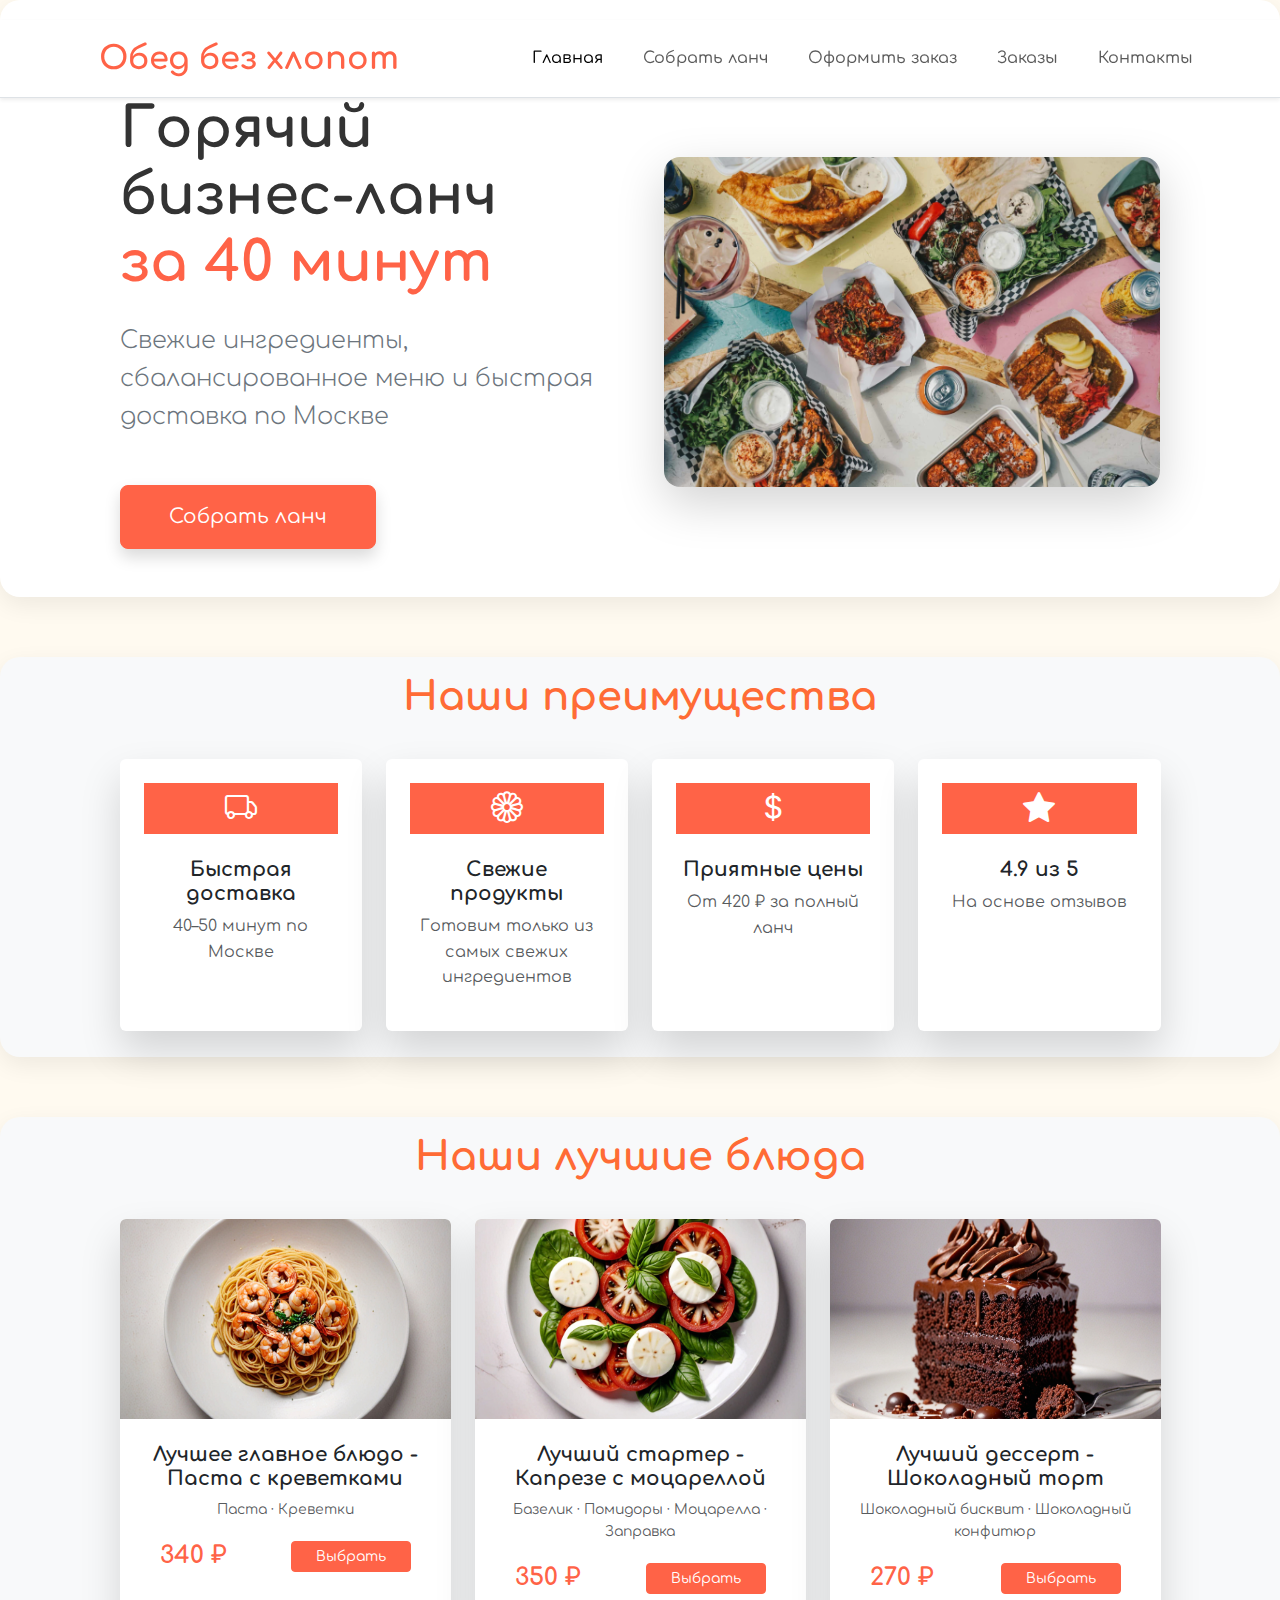
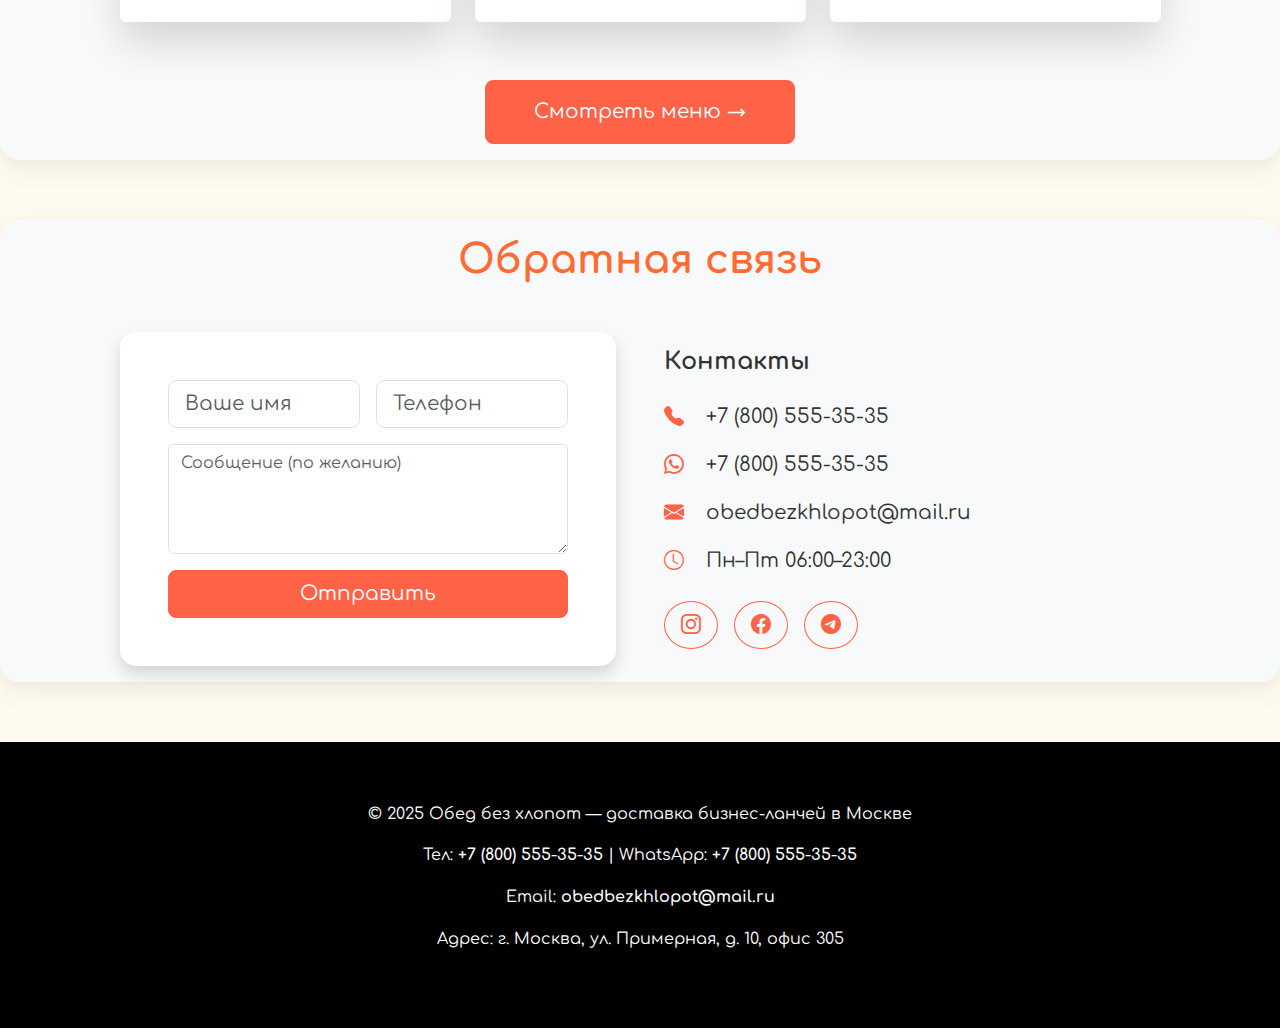
<file: index.html>
<!DOCTYPE html>
<html lang="ru">
<head>
    <meta charset="UTF-8">
    <meta name="viewport" content="width=device-width, initial-scale=1.0">
    <title>Обед без хлопот — Доставка бизнес-ланчей</title>

    <!-- Bootstrap CSS -->
    <link href="https://cdn.jsdelivr.net/npm/bootstrap@5.3.3/dist/css/bootstrap.min.css" rel="stylesheet">
    <!-- Bootstrap Icons -->
    <link rel="stylesheet" href="https://cdn.jsdelivr.net/npm/bootstrap-icons@1.11.3/font/bootstrap-icons.css">

    <!-- Шрифты -->
      <link href="https://fonts.googleapis.com/css2?family=Comfortaa:wght@400;500;700&display=swap" rel="stylesheet">

    <link rel="stylesheet" href="css/landing.css">
    <link rel="stylesheet" href="css/styles.css">

</head>
<body>

    <!-- 1. NAVBAR (Bootstrap + tomato акцент) -->
    <nav class="navbar navbar-expand-lg bg-white shadow-sm fixed-top border-bottom">
        <div class="container">
            <a class="navbar-brand fw-bold fs-2 text-tomato" href="index.html">Обед без хлопот</a>
            <button class="navbar-toggler" type="button" data-bs-toggle="collapse" data-bs-target="#navbarNav">
                <span class="navbar-toggler-icon"></span>
            </button>
            <div class="collapse navbar-collapse" id="navbarNav">
                <ul class="navbar-nav ms-auto gap-4">
                    <li class="nav-item"><a class="nav-link active fw-medium" href="#">Главная</a></li>
                    <li class="nav-item"><a class="nav-link fw-medium" href="menu.html">Собрать ланч</a></li>
                    <li class="nav-item"><a class="nav-link fw-medium" href="order.html">Оформить заказ</a></li>
                    <li class="nav-item"><a class="nav-link fw-medium" href="orders-history.html">Заказы</a></li>
                    <li class="nav-item"><a class="nav-link fw-medium" href="#contacts">Контакты</a></li>
                </ul>
            </div>
        </div>
    </nav>

    <!-- HERO -->
    <section class="hero py-5">
        <div class="container pt-5" style="padding-top: 120px;">
            <div class="row align-items-center g-5">
                <div class="col-lg-6">
                    <h1 class="display-4 fw-bold mb-4">
                        Горячий бизнес-ланч<br>
                        <span class="text-tomato">за 40 минут</span>
                    </h1>
                    <p class="lead fs-4 text-secondary mb-5">
                        Свежие ингредиенты, сбалансированное меню и быстрая доставка по Москве
                    </p>
                    <a href="menu.html" class="btn btn-tomato btn-lg px-5 py-3 shadow">Собрать ланч</a>
                </div>
                <div class="col-lg-6">
                    <img src="img/main-pic.png"
                         alt="Бизнес-ланч" class="img-fluid rounded-4 shadow-lg">
                </div>
            </div>
        </div>
    </section>

    <!-- ПРЕИМУЩЕСТВА -->
    <section class="py-3 bg-light">
        <div class="container">
            <h2 class="text-center mb-5 display-6 fw-bold">Наши преимущества</h2>
            <div class="row row-cols-1 row-cols-md-2 row-cols-lg-4 g-4">
                <div class="col">
                    <div class="card border-0 shadow-sm h-100 text-center p-4 hover-card">
                        <div class="icon-box bg-tomato text-white mb-4">
                            <i class="bi bi-truck fs-2"></i>
                        </div>
                        <h5 class="fw-bold">Быстрая доставка</h5>
                        <p class="text-muted">40–50 минут по Москве</p>
                    </div>
                </div>
                <div class="col">
                    <div class="card border-0 shadow-sm h-100 text-center p-4 hover-card">
                        <div class="icon-box bg-tomato text-white mb-4">
                            <i class="bi bi-flower1 fs-2"></i>
                        </div>
                        <h5 class="fw-bold">Свежие продукты</h5>
                        <p class="text-muted">Готовим только из самых свежих ингредиентов</p>
                    </div>
                </div>
                <div class="col">
                    <div class="card border-0 shadow-sm h-100 text-center p-4 hover-card">
                        <div class="icon-box bg-tomato text-white mb-4">
                            <i class="bi bi-currency-dollar fs-2"></i>
                        </div>
                        <h5 class="fw-bold">Приятные цены</h5>
                        <p class="text-muted">От 420 ₽ за полный ланч</p>
                    </div>
                </div>
                <div class="col">
                    <div class="card border-0 shadow-sm h-100 text-center p-4 hover-card">
                        <div class="icon-box bg-tomato text-white mb-4">
                            <i class="bi bi-star-fill fs-2"></i>
                        </div>
                        <h5 class="fw-bold">4.9 из 5</h5>
                        <p class="text-muted">На основе отзывов</p>
                    </div>
                </div>
            </div>
        </div>
    </section>

    <section class="py-3 bg-light">
        <div class="container">
            <h2 class="text-center mb-5 display-6 fw-bold">Наши лучшие блюда</h2>

            <!-- Grid: 1 колонка на мобильных, 2 на планшетах, 3 на десктопах -->
            <div class="row row-cols-1 row-cols-md-2 row-cols-lg-3 g-4">

                <div class="col">
                    <div class="card border-0 shadow-sm h-100 hover-card overflow-hidden">
                        <img src="img/shrimppasta.jpg"
                            class="card-img-top img-fluid" alt="Паста с креветками" style="height: 200px; object-fit: cover;">
                        <div class="card-body text-center p-4">
                            <h5 class="card-title fw-bold">Лучшее главное блюдо - Паста с креветками</h5>
                            <p class="text-muted small mb-3">
                                Паста · Креветки
                            </p>
                            <div class="d-flex justify-content-between align-items-center px-3">
                                <span class="fs-4 fw-bold text-tomato">340 ₽</span>
                                <a href="menu.html" class="btn btn-tomato btn-sm px-4">Выбрать</a>
                            </div>
                        </div>
                    </div>
                </div>

                <div class="col">
                    <div class="card border-0 shadow-sm h-100 hover-card overflow-hidden">
                        <img src="img/caprese.jpg"
                            class="card-img-top img-fluid" alt="Салат капрезе с моцареллой" style="height: 200px; object-fit: cover;">
                        <div class="card-body text-center p-4">
                            <h5 class="card-title fw-bold">Лучший стартер - Капрезе с моцареллой</h5>
                            <p class="text-muted small mb-3">
                                Базелик · Помидоры ·  Моцарелла · Заправка
                            </p>
                            <div class="d-flex justify-content-between align-items-center px-3">
                                <span class="fs-4 fw-bold text-tomato">350 ₽</span>
                                <a href="menu.html" class="btn btn-tomato btn-sm px-4">Выбрать</a>
                            </div>
                        </div>
                    </div>
                </div>

                <div class="col">
                    <div class="card border-0 shadow-sm h-100 hover-card overflow-hidden">
                        <img src="img/chocolatecake.jpg"
                            class="card-img-top img-fluid" alt="Брауни" style="height: 200px; object-fit: cover;">
                        <div class="card-body text-center p-4">
                            <h5 class="card-title fw-bold">Лучший дессерт - Шоколадный торт</h5>
                            <p class="text-muted small mb-3">
                                Шоколадный бисквит · Шоколадный конфитюр
                            </p>
                            <div class="d-flex justify-content-between align-items-center px-3">
                                <span class="fs-4 fw-bold text-tomato">270 ₽</span>
                                <a href="menu.html" class="btn btn-tomato btn-sm px-4">Выбрать</a>
                            </div>
                        </div>
                    </div>
                </div>

            </div>

            <div class="text-center mt-5">
                <a href="menu.html" class="btn btn-tomato btn-lg px-5 py-3">Смотреть меню →</a>
            </div>
        </div>
    </section>

    <!-- КОНТАКТЫ + ФОРМА -->
    <section id="contacts" class="py-3 bg-light">
        <div class="container">
            <h2 class="text-center mb-5 display-6 fw-bold">Обратная связь</h2>
            <div class="row g-5 align-items-center">
                <div class="col-lg-6">
                    <div class="bg-white p-5 rounded-4 shadow">
                        <form class="needs-validation" novalidate>
                            <div class="row g-3">
                                <div class="col-md-6">
                                    <input type="text" class="form-control form-control-lg" placeholder="Ваше имя" required>
                                    <div class="invalid-feedback">Обязательное поле</div>
                                </div>
                                <div class="col-md-6">
                                    <input type="tel" class="form-control form-control-lg" placeholder="Телефон" required>
                                    <div class="invalid-feedback">Обязательное поле</div>
                                </div>
                                <div class="col-12">
                                    <textarea class="form-control" rows="4" placeholder="Сообщение (по желанию)"></textarea>
                                </div>
                                <div class="col-12">
                                    <button type="submit" class="btn btn-tomato w-100 btn-lg">Отправить</button>
                                </div>
                            </div>
                        </form>
                    </div>
                </div>
                <div class="col-lg-6">
                    <h4 class="fw-bold mb-4">Контакты</h4>
                    <p class="fs-5 mb-3"><i class="bi bi-telephone-fill text-tomato me-3"></i> +7 (800) 555-35-35</p>
                    <p class="fs-5 mb-3"><i class="bi bi-whatsapp text-tomato me-3"></i> +7 (800) 555-35-35</p>
                    <p class="fs-5 mb-3"><i class="bi bi-envelope-fill text-tomato me-3"></i> obedbezkhlopot@mail.ru</p>
                    <p class="fs-5 mb-4"><i class="bi bi-clock text-tomato me-3"></i> Пн–Пт 06:00–23:00</p>
                    <div class="d-flex gap-3">
                        <a href="#" class="btn btn-outline-tomato btn-lg rounded-circle"><i class="bi bi-instagram"></i></a>
                        <a href="#" class="btn btn-outline-tomato btn-lg rounded-circle"><i class="bi bi-facebook"></i></a>
                        <a href="#" class="btn btn-outline-tomato btn-lg rounded-circle"><i class="bi bi-telegram"></i></a>
                    </div>
                </div>
            </div>
        </div>
    </section>

    <footer id="contacts">
        <div class="container">
            <p>© 2025 Обед без хлопот — доставка бизнес-ланчей в Москве</p>
            <p>Тел: <a href="tel:+78005553535">+7 (800) 555-35-35</a> | WhatsApp: <a href="https://wa.me/78005553535">+7 (800) 555-35-35</a></p>
            <p>Email: <a href="mailto:obedbezkhlopot@mail.ru">obedbezkhlopot@mail.ru</a></p>
            <p>Адрес: г. Москва, ул. Примерная, д. 10, офис 305</p>
        </div>
    </footer>

    <!-- Bootstrap JS -->
    <script src="https://cdn.jsdelivr.net/npm/bootstrap@5.3.3/dist/js/bootstrap.bundle.min.js"></script>

</body>
</html>
</file>
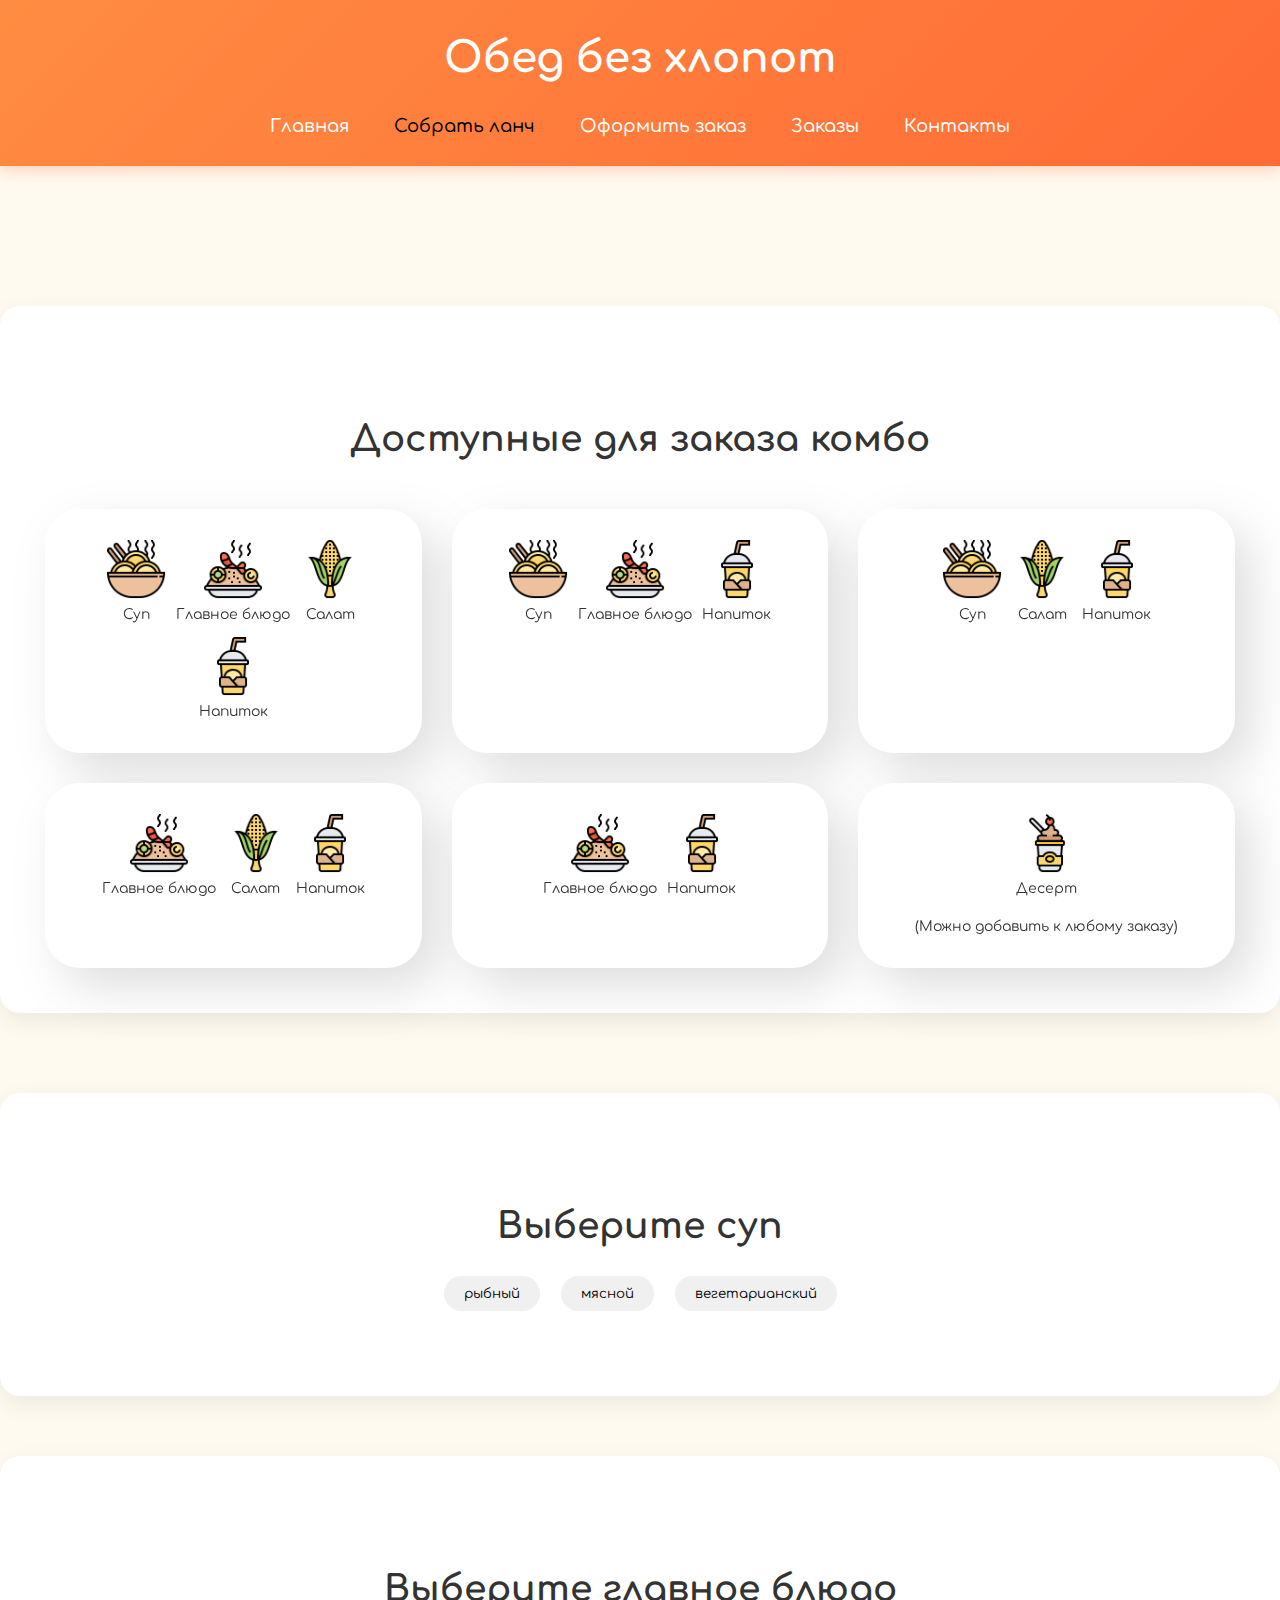
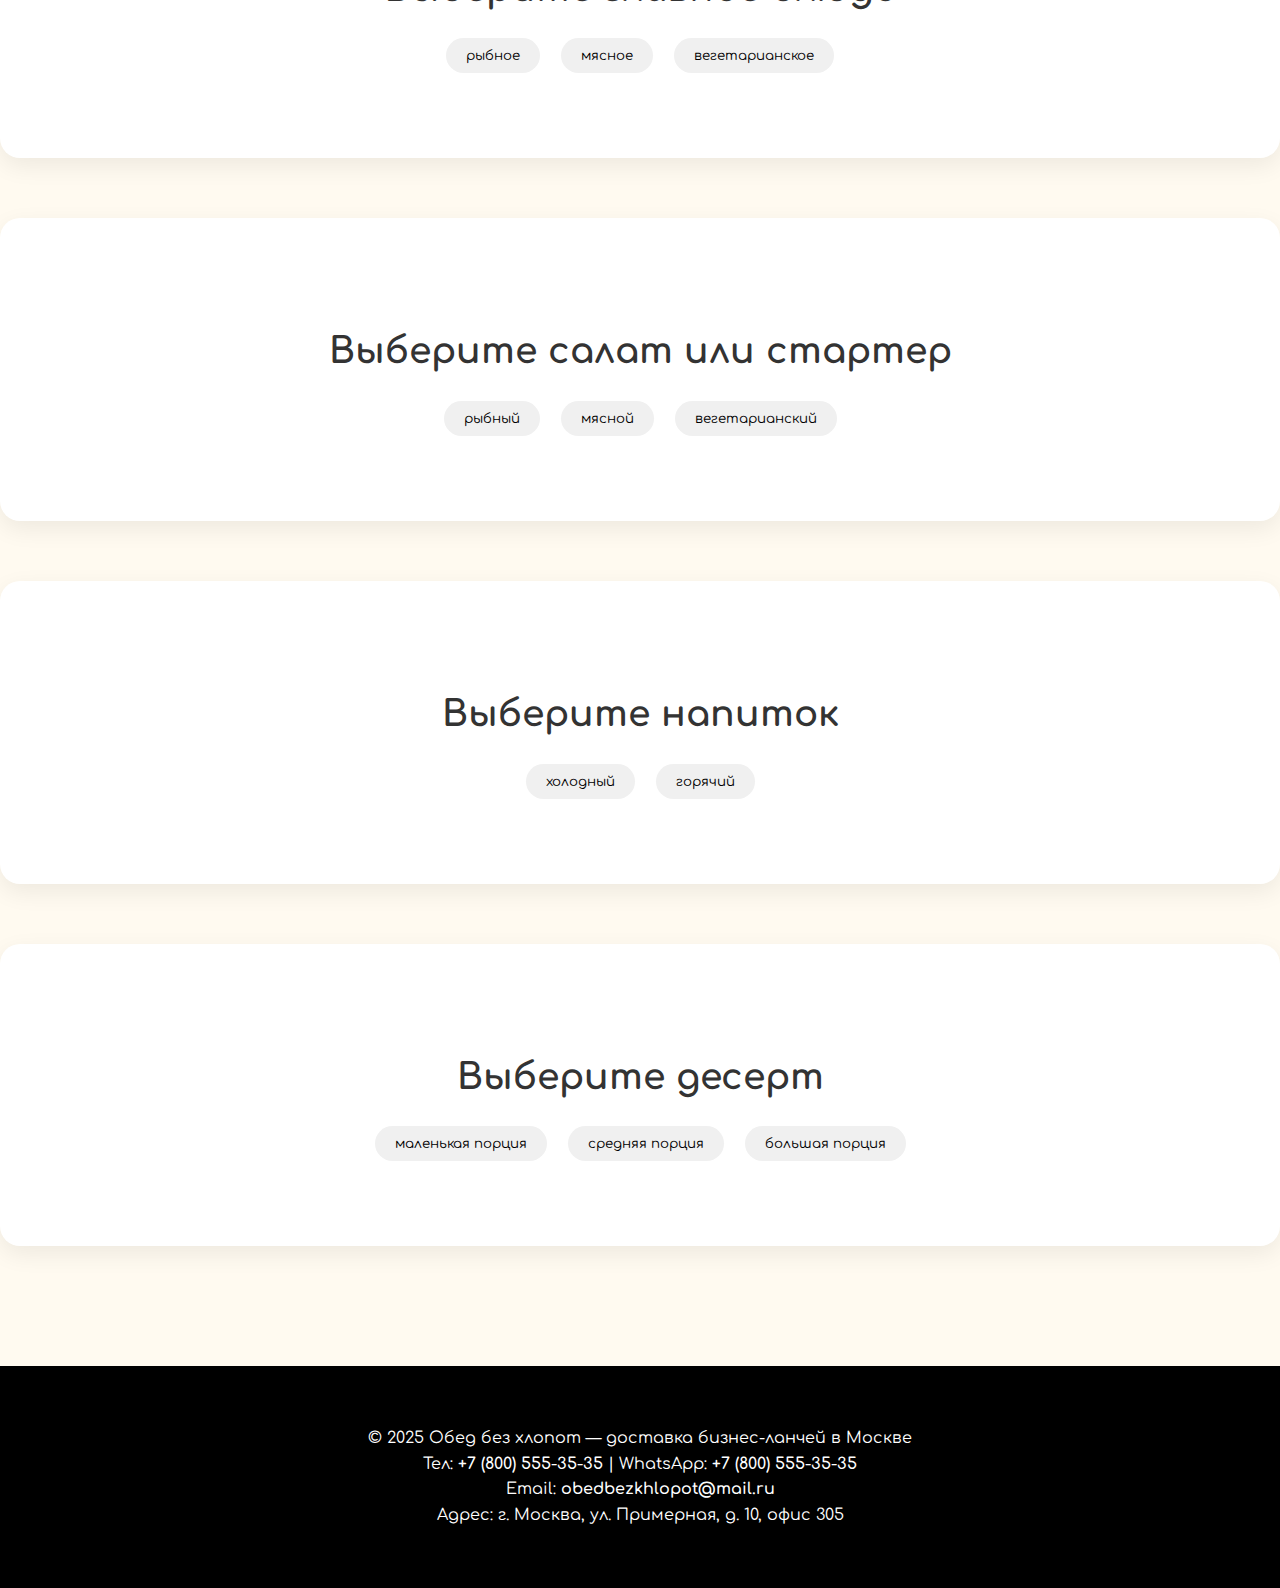
<file: menu.html>
<!DOCTYPE html>
<html lang="ru">
<head>
    <meta charset="UTF-8">
    <meta name="viewport" content="width=device-width, initial-scale=1.0">
    <title>Собрать ланч — Обед без хлопот</title>
    <link rel="preconnect" href="https://fonts.googleapis.com">
    <link rel="preconnect" href="https://fonts.gstatic.com" crossorigin>
      <link href="https://fonts.googleapis.com/css2?family=Comfortaa:wght@400;500;700&display=swap" rel="stylesheet">
    <link rel="stylesheet" href="css/styles.css">
    <link rel="stylesheet" href="css/menu.css">
    <link rel="stylesheet" href="css/combo.css">
    <link rel="stylesheet" href="css/checkout.css">
</head>
<body>
    <header>
        <div class="container">
            <h1>Обед без хлопот</h1>
            <nav>
                <a href="index.html">Главная</a>
                <a href="menu.html" id="active">Собрать ланч</a>
                <a href="order.html">Оформить заказ</a>
                <a href="orders-history.html">Заказы</a>
                <a href="#contacts">Контакты</a>
            </nav>
        </div>
    </header>

    <main>
        <section id="combo-section">
            <h2>Доступные для заказа комбо</h2>
            <div class="combos-grid">
                <div class="combo-item">
                    <div class="combo-dishes">
                        <div class="combo-dish">
                            <img src="img/icons/soup.png" alt="Суп">
                            <p>Суп</p>
                        </div>
                        <div class="combo-dish">
                            <img src="img/icons/main-course.png" alt="Главное блюдо">
                            <p>Главное блюдо</p>
                        </div>
                        <div class="combo-dish">
                            <img src="img/icons/salad.png" alt="Салат">
                            <p>Салат</p>
                        </div>
                        <div class="combo-dish">
                            <img src="img/icons/drink.png" alt="Напиток">
                            <p>Напиток</p>
                        </div>
                    </div>
                </div>

                <div class="combo-item">
                    <div class="combo-dishes">
                        <div class="combo-dish">
                            <img src="img/icons/soup.png" alt="Суп">
                            <p>Суп</p>
                        </div>
                        <div class="combo-dish">
                            <img src="img/icons/main-course.png" alt="Главное блюдо">
                            <p>Главное блюдо</p>
                        </div>
                        <div class="combo-dish">
                            <img src="img/icons/drink.png" alt="Напиток">
                            <p>Напиток</p>
                        </div>
                    </div>
                </div>

                <div class="combo-item">
                    <div class="combo-dishes">
                        <div class="combo-dish">
                            <img src="img/icons/soup.png" alt="Суп">
                            <p>Суп</p>
                        </div>
                        <div class="combo-dish">
                            <img src="img/icons/salad.png" alt="Салат">
                            <p>Салат</p>
                        </div>
                        <div class="combo-dish">
                            <img src="img/icons/drink.png" alt="Напиток">
                            <p>Напиток</p>
                        </div>
                    </div>
                </div>

                <div class="combo-item">
                    <div class="combo-dishes">
                        <div class="combo-dish">
                            <img src="img/icons/main-course.png" alt="Главное блюдо">
                            <p>Главное блюдо</p>
                        </div>
                        <div class="combo-dish">
                            <img src="img/icons/salad.png" alt="Салат">
                            <p>Салат</p>
                        </div>
                        <div class="combo-dish">
                            <img src="img/icons/drink.png" alt="Напиток">
                            <p>Напиток</p>
                        </div>
                    </div>
                </div>

                <div class="combo-item">
                    <div class="combo-dishes">
                        <div class="combo-dish">
                            <img src="img/icons/main-course.png" alt="Главное блюдо">
                            <p>Главное блюдо</p>
                        </div>
                        <div class="combo-dish">
                            <img src="img/icons/drink.png" alt="Напиток">
                            <p>Напиток</p>
                        </div>
                    </div>
                </div>

                <div class="combo-item">
                    <div class="combo-dishes">
                        <div class="combo-dish">
                            <img src="img/icons/dessert.png" alt="Десерт">
                            <p>Десерт</p>
                            <p class="dessert-note">(Можно добавить к любому заказу)</p>
                        </div>
                    </div>
                </div>
            </div>
        </section>

        <section>
            <h2>Выберите суп</h2>
            <div class="filter-buttons">
                <button class="filter-btn" data-kind="fish">рыбный</button>
                <button class="filter-btn" data-kind="meat">мясной</button>
                <button class="filter-btn" data-kind="veg">вегетарианский</button>
            </div>
            <div class="dishes-grid"></div>
        </section>

        <section>
            <h2>Выберите главное блюдо</h2>
            <div class="filter-buttons">
                <button class="filter-btn" data-kind="fish">рыбное</button>
                <button class="filter-btn" data-kind="meat">мясное</button>
                <button class="filter-btn" data-kind="veg">вегетарианское</button>
            </div>
            <div class="dishes-grid"></div>
        </section>

        <section>
            <h2>Выберите салат или стартер</h2>
            <div class="filter-buttons">
                <button class="filter-btn" data-kind="fish">рыбный</button>
                <button class="filter-btn" data-kind="meat">мясной</button>
                <button class="filter-btn" data-kind="veg">вегетарианский</button>
            </div>
            <div class="dishes-grid"></div>
        </section>

        <section>
            <h2>Выберите напиток</h2>
            <div class="filter-buttons">
                <button class="filter-btn" data-kind="cold">холодный</button>
                <button class="filter-btn" data-kind="hot">горячий</button>
            </div>
            <div class="dishes-grid"></div>
        </section>

        <section>
            <h2>Выберите десерт</h2>
            <div class="filter-buttons">
                <button class="filter-btn" data-kind="small">маленькая порция</button>
                <button class="filter-btn" data-kind="medium">средняя порция</button>
                <button class="filter-btn" data-kind="large">большая порция</button>
            </div>
            <div class="dishes-grid"></div>
        </section>
    </main>

    <footer id="contacts">
        <div class="container">
            <p>© 2025 Обед без хлопот — доставка бизнес-ланчей в Москве</p>
            <p>Тел: <a href="tel:+78005553535">+7 (800) 555-35-35</a> | WhatsApp: <a href="https://wa.me/78005553535">+7 (800) 555-35-35</a></p>
            <p>Email: <a href="mailto:obedbezkhlopot@mail.ru">obedbezkhlopot@mail.ru</a></p>
            <p>Адрес: г. Москва, ул. Примерная, д. 10, офис 305</p>
        </div>
    </footer>
    <script src="js/dishes.js"></script>
    <script src="js/menu-display.js"></script>
    <script src="js/filter.js"></script>
    <script src="js/checkout-panel.js"></script>
    <script src="js/order-selection.js"></script>
</body>
</html>
</file>
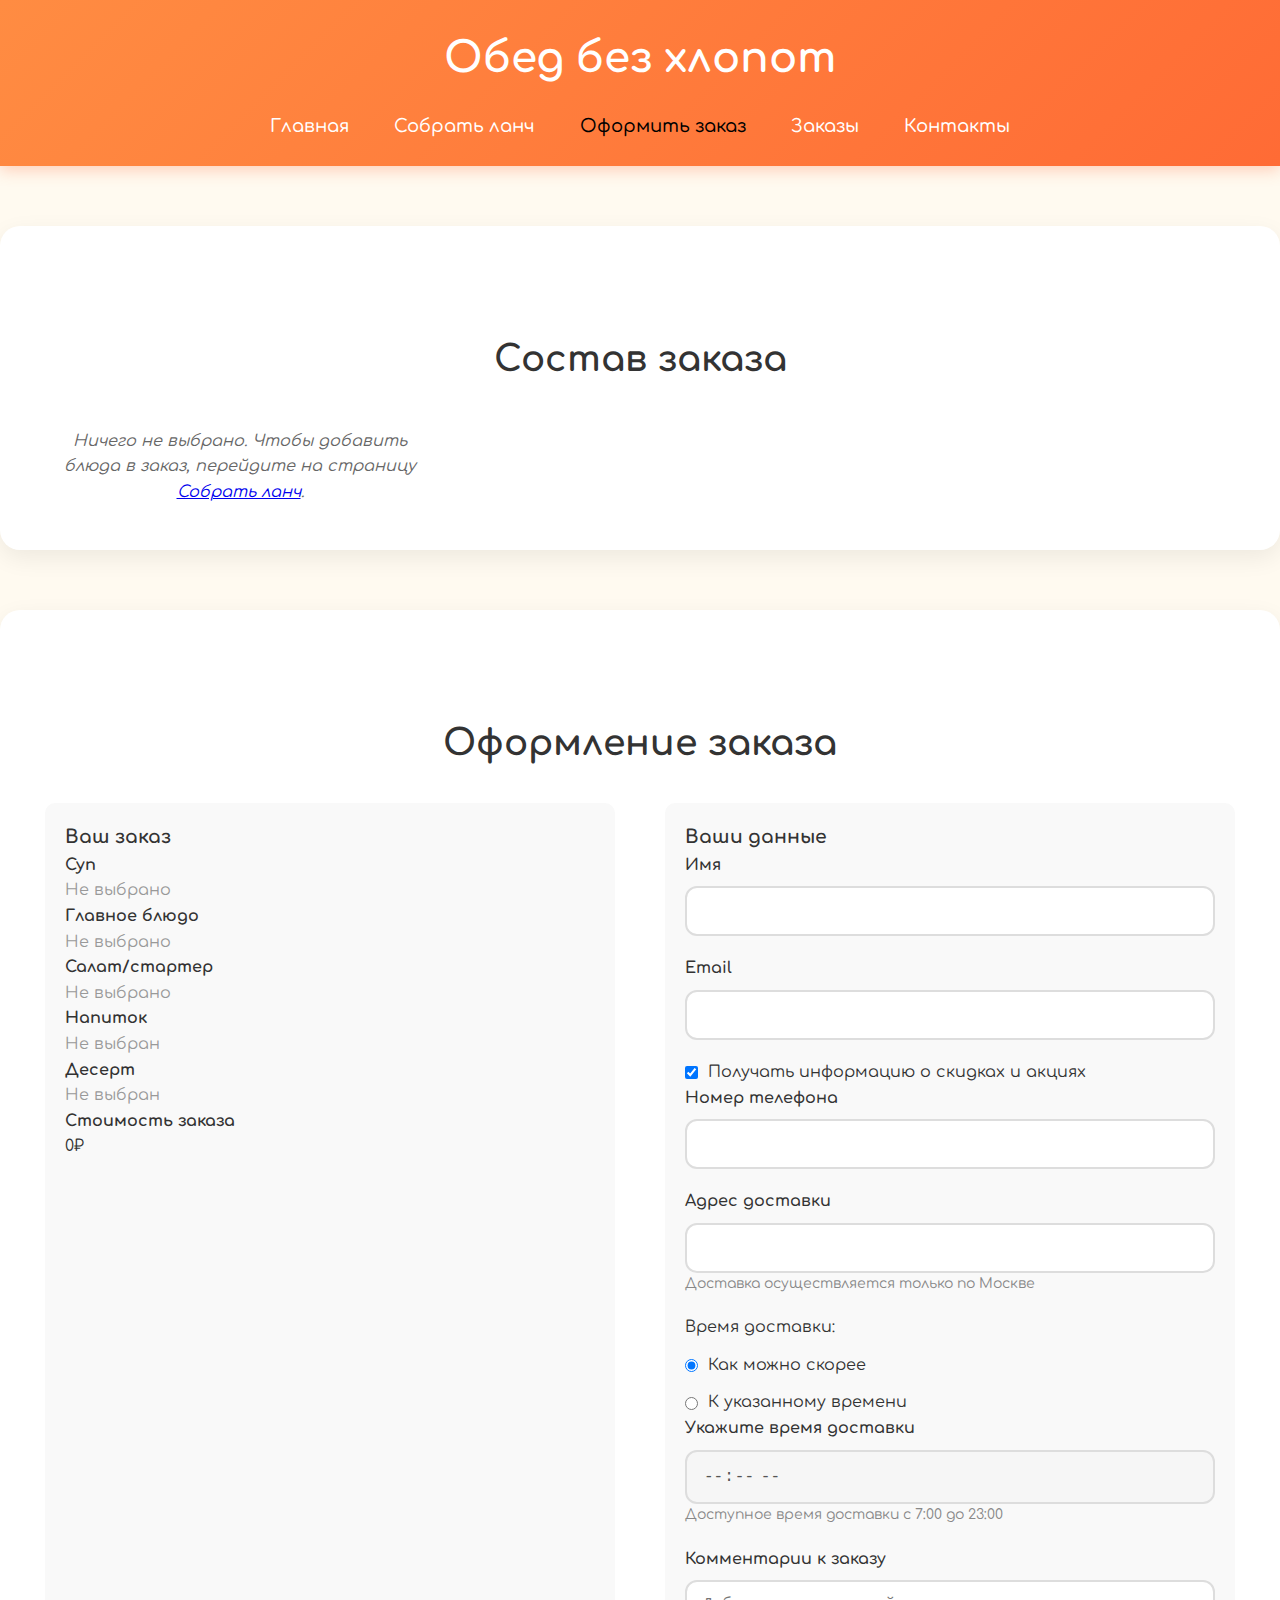
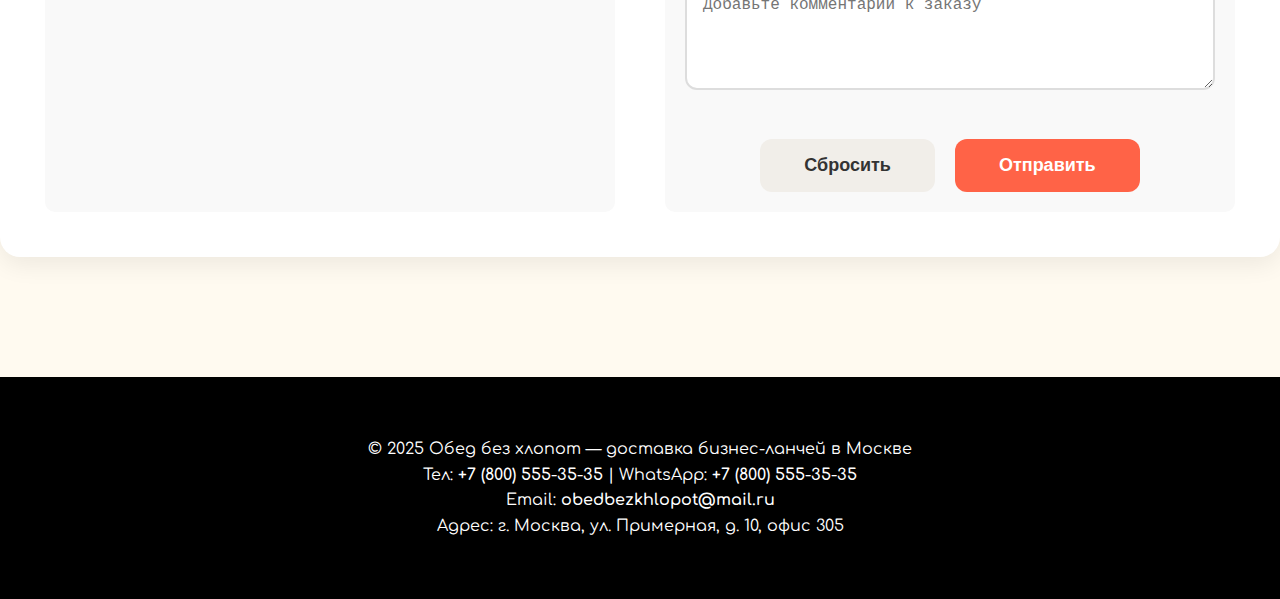
<file: order.html>
<!DOCTYPE html>
<html lang="ru">
<head>
    <meta charset="UTF-8">
    <meta name="viewport" content="width=device-width, initial-scale=1.0">
    <title>Оформить заказ — ProLunch</title>
    <link rel="preconnect" href="https://fonts.googleapis.com">
    <link rel="preconnect" href="https://fonts.gstatic.com" crossorigin>
    <link href="https://fonts.googleapis.com/css2?family=Comfortaa:wght@400;500;700&display=swap" rel="stylesheet">
    <link rel="stylesheet" href="css/styles.css">
    <link rel="stylesheet" href="css/menu.css">
    <link rel="stylesheet" href="css/order.css">
    <link rel="stylesheet" href="css/combo.css">
    <link rel="stylesheet" href="css/checkout.css">
</head>
<body>
    <header>
        <div class="container">
            <h1>Обед без хлопот</h1>
            <nav>
                <a href="index.html">Главная</a>
                <a href="menu.html">Собрать ланч</a>
                <a href="order.html" id="active">Оформить заказ</a>
                <a href="orders-history.html">Заказы</a>
                <a href="#contacts">Контакты</a>
            </nav>
        </div>
    </header>

    <main>
        <section id="order-composition">
            <h2>Состав заказа</h2>
            <div class="dishes-grid"></div>
        </section>

        <section id="order-section">
            <h2>Оформление заказа</h2>
            <form class="order-form" method="POST">
                <div class="form-block">
                    <h3>Ваш заказ</h3>
                    <div class="order-summary"></div>
                </div>

                <div class="form-block">
                    <h3>Ваши данные</h3>

                    <div class="form-group">
                        <label for="name">Имя</label>
                        <input type="text" id="name" name="name" required>
                    </div>

                    <div class="form-group">
                        <label for="email">Email</label>
                        <input type="email" id="email" name="email" required>
                    </div>

                    <div class="checkbox-group">
                        <input type="checkbox" id="subscribe" name="subscribe" checked>
                        <label for="subscribe">Получать информацию о скидках и акциях</label>
                    </div>

                    <div class="form-group">
                        <label for="phone">Номер телефона</label>
                        <input type="tel" id="phone" name="phone" required>
                    </div>

                    <div class="form-group">
                        <label for="address">Адрес доставки</label>
                        <input type="text" id="address" name="address" required>
                        <p class="time-hint">Доставка осуществляется только по Москве</p>
                    </div>

                    <div class="radio-group">
                        <p>Время доставки:</p>
                        <div class="radio-option">
                            <input type="radio" id="asap" name="delivery_time_type" value="asap" required checked>
                            <label for="asap">Как можно скорее</label>
                        </div>
                        <div class="radio-option">
                            <input type="radio" id="specific_time" name="delivery_time_type" value="specific_time">
                            <label for="specific_time">К указанному времени</label>
                        </div>
                    </div>

                    <div class="form-group">
                        <label for="delivery_time">Укажите время доставки</label>
                        <input type="time" id="delivery_time" name="delivery_time" min="07:00" max="23:00" step="300" disabled>
                        <p class="time-hint">Доступное время доставки с 7:00 до 23:00</p>
                    </div>

                    <div class="form-group">
                        <label for="comment">Комментарии к заказу</label>
                        <textarea id="comment" name="comment" placeholder="Добавьте комментарий к заказу"></textarea>
                    </div>

                    <div class="form-buttons">
                        <button type="reset">Сбросить</button>
                        <button type="submit">Отправить</button>
                    </div>
                </div>
            </form>
        </section>
    </main>

    <footer id="contacts">
        <div class="container">
            <p>© 2025 Обед без хлопот — доставка бизнес-ланчей в Москве</p>
            <p>Тел: <a href="tel:+78005553535">+7 (800) 555-35-35</a> | WhatsApp: <a href="https://wa.me/78005553535">+7 (800) 555-35-35</a></p>
            <p>Email: <a href="mailto:obedbezkhlopot@mail.ru">obedbezkhlopot@mail.ru</a></p>
            <p>Адрес: г. Москва, ул. Примерная, д. 10, офис 305</p>
        </div>
    </footer>

    <script src="js/dishes.js"></script>
    <script src="js/order-page.js"></script>
</body>
</html>
</file>
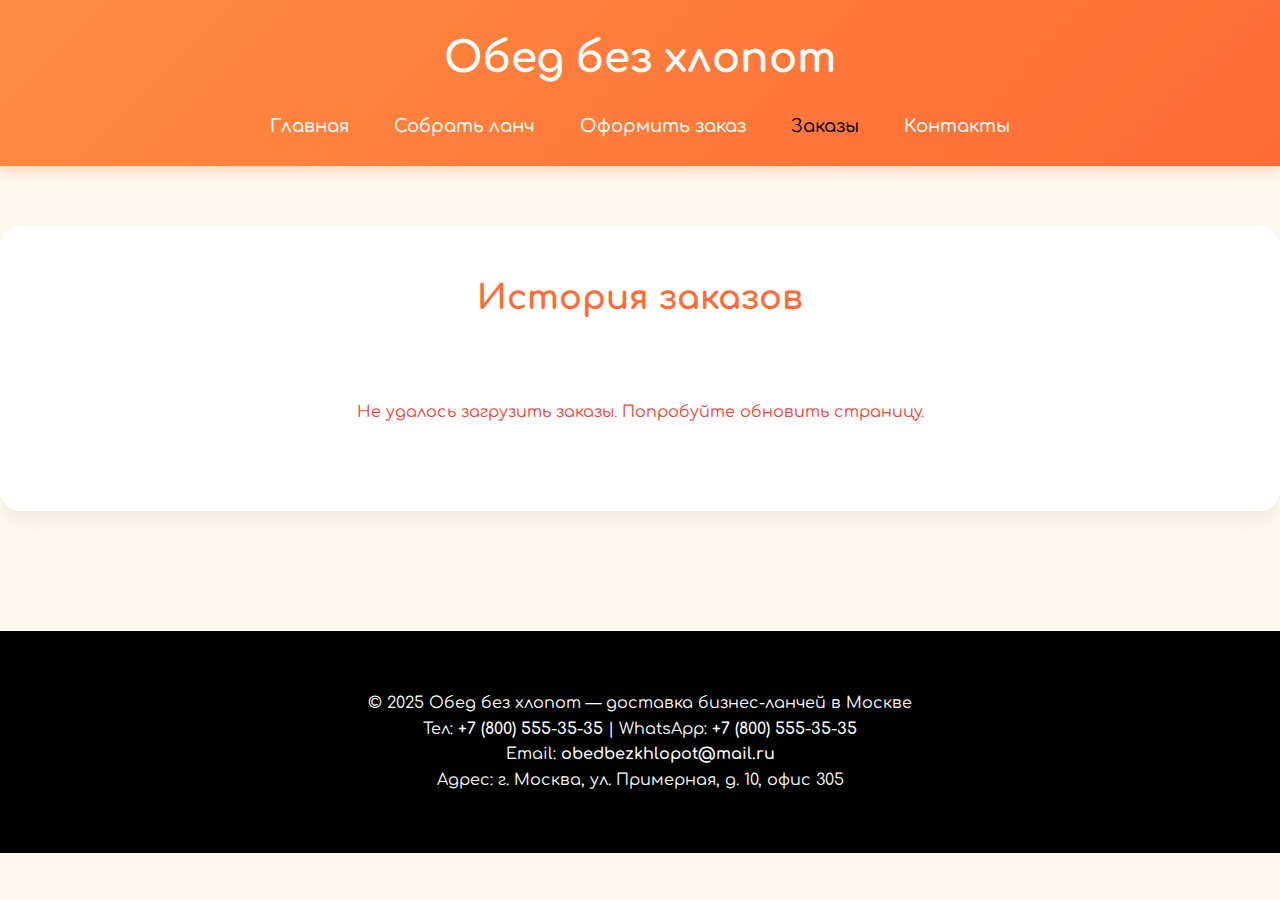
<file: orders-history.html>
<!-- orders-history.html — обновлённый файл с иконками Bootstrap Icons -->
<!DOCTYPE html>
<html lang="ru">
<head>
    <meta charset="UTF-8">
    <meta name="viewport" content="width=device-width, initial-scale=1.0">
    <title>Обед без хлопот — История заказов</title>
    <link href="https://fonts.googleapis.com/css2?family=Comfortaa:wght@400;500;700&display=swap" rel="stylesheet">
    <link rel="stylesheet" href="css/styles.css">
    <link rel="stylesheet" href="css/orders-history.css">
    <!-- Bootstrap Icons для иконок -->
    <link href="https://cdn.jsdelivr.net/npm/bootstrap-icons@1.11.3/font/bootstrap-icons.css" rel="stylesheet">
</head>
<body>
    <header>
        <div class="container">
            <h1>Обед без хлопот</h1>
            <nav>
                <a href="index.html">Главная</a>
                <a href="menu.html">Собрать ланч</a>
                <a href="order.html">Оформить заказ</a>
                <a href="orders-history.html" id="active">Заказы</a>
                <a href="#contacts">Контакты</a>
            </nav>
        </div>
    </header>

    <main>
        <section id="orders-section">
            <h2>История заказов</h2>
            <div id="orders-container">
                <p class="loading-message">Загрузка заказов...</p>
            </div>
        </section>
    </main>

    <footer id="contacts">
        <div class="container">
            <p>© 2025 Обед без хлопот — доставка бизнес-ланчей в Москве</p>
            <p>Тел: <a href="tel:+78005553535">+7 (800) 555-35-35</a> | WhatsApp: <a href="https://wa.me/78005553535">+7 (800) 555-35-35</a></p>
            <p>Email: <a href="mailto:obedbezkhlopot@mail.ru">obedbezkhlopot@mail.ru</a></p>
            <p>Адрес: г. Москва, ул. Примерная, д. 10, офис 305</p>
        </div>
    </footer>

    <div id="modal-overlay" class="modal-overlay"></div>
    <div id="view-modal" class="modal"></div>
    <div id="edit-modal" class="modal"></div>
    <div id="delete-modal" class="modal"></div>
    <div id="notification" class="notification-popup"></div>

    <script src="js/dishes.js"></script>
    <script src="js/orders-history.js"></script>
</body>
</html>
</file>
<file: css/landing.css>
:root {
    --tomato: tomato;
    --tomato-dark: #e54533;
}

.text-tomato { color: var(--tomato) !important; }
.bg-tomato { background-color: var(--tomato) !important; }

.btn-tomato {
    background-color: var(--tomato);
    border-color: var(--tomato);
    color: white;
}
.btn-tomato:hover {
    background-color: var(--tomato-dark);
    border-color: var(--tomato-dark);
    color: white;
    transform: translateY(-3px);
    box-shadow: 0 10px 25px rgba(255,99,71,.4);
}

.btn-outline-tomato {
    color: var(--tomato);
    border-color: var(--tomato);
}
.btn-outline-tomato:hover {
    background-color: var(--tomato);
    border-color: var(--tomato);
    color: white;
}

.hover-lift {
    transition: all .3s ease;
}
.hover-lift:hover {
    transform: translateY(-10px);
    box-shadow: 0 20px 40px rgba(0,0,0,.15) !important;
}

.card {
    transition: all .3s ease;
}
.hover-card {
    transform: translateY(-10px);
    box-shadow: 0 20px 40px rgba(0,0,0,.15) !important;
}
</file>
<file: css/styles.css>
* {
    margin: 0;
    padding: 0;
    box-sizing: border-box;
}

body {
    font-family: 'Comfortaa', cursive;
    font-size: 16px;
    color: #333;
    background-color: #fffaf0;
    line-height: 1.6;
}

.container {
    width: 90%;
    max-width: 1200px;
    margin: 0 auto;
    padding: 0 15px;
}

header {
    background: linear-gradient(135deg, #ff8c42, #ff6b35);
    color: white;
    padding: 25px 0;
    text-align: center;
    box-shadow: 0 4px 15px rgba(255, 107, 53, 0.3);
}

h1 {
    font-size: 42px;
    font-weight: 700;
}

nav {
    margin-top: 20px;
}

nav a {
    color: white;
    text-decoration: none;
    font-size: 18px;
    font-weight: 500;
    padding: 10px 20px;
    border-radius: 30px;
    transition: 0.3s;
}

nav a#active {
    color: black;
}

nav a:hover {
    background-color: rgba(255,255,255,0.2);
    transform: translateY(-3px);
}

main {
    padding: 60px 0;
}

section {
    background: white;
    margin-bottom: 60px;
    padding: 45px;
    border-radius: 20px;
    box-shadow: 0 8px 25px rgba(0,0,0,0.07);
}

h2 {
    text-align: center;
    font-size: 34px;
    color: #ff6b35;
    margin-bottom: 35px;
}

footer {
    background-color: black;
    color: white;
    padding: 60px 0;
    text-align: center;
}

footer p,
footer a {
    color: white;
}

footer a {
    text-decoration: none;
    font-weight: 600;
}

footer a:hover {
    text-decoration: underline;
}
</file>
<file: css/menu.css>
.dishes-grid {
    display: grid;
    grid-template-columns: repeat(3, 1fr);
    gap: 10px;
    margin-top: 40px;
}

.dish-card {
    background: white;
    border-radius: 35px;
    padding: 30px 40px;
    cursor: pointer;
    filter: drop-shadow(17px 19px 24px rgba(0, 0, 0, 0.13));
    display: flex;
    flex-direction: column;
    transition: all 0.3s ease;
    text-align: center;
}

.dish-card img {
    width: 100%;
    height: 220px;
    object-fit: cover;
    border-radius: 35px;
    margin-bottom: 20px;
}

.dish-card .price {
    font-size: 28px;
    font-weight: 700;
    color: tomato;
    margin: 12px 0 8px;
}

.dish-card .dish-name {
    font-size: 21px;
    font-weight: 600;
    color: #333;
    flex-grow: 1;
    min-height: 60px;
}

.dish-card .weight {
    font-size: 16px;
    color: #888;
    margin-top: auto;
    margin-bottom: 18px;
}

.dish-card button {
    background: #f1eee9;
    color: #333;
    border: none;
    padding: 12px 30px;
    border-radius: 10px;
    font-size: 17px;
    font-weight: 600;
    cursor: pointer;
    transition: all 0.3s ease;
    align-self: center;
}

.dish-card:hover {
    border: 2px solid tomato;
    transform: translateY(-10px);
}

.dish-card:hover button {
    background: tomato;
    color: white;
}

section h2 {
    font-size: 36px;
    text-align: center;
    margin: 60px 0 20px;
    color: #333;
}

.filter-buttons {
    text-align: center;
    margin: 20px 0;
}

.filter-btn {
    background: #f0f0f0;
    border: none;
    padding: 10px 20px;
    margin: 0 8px;
    border-radius: 30px;
    cursor: pointer;
    font-family: 'Comfortaa', cursive;
    transition: 0.3s;
}

.filter-btn.active,
.filter-btn:hover {
    background: tomato;
    color: white;
}

@media (max-width: 800px) {
    .dishes-grid { grid-template-columns: repeat(2, 1fr); gap: 25px; }
}

@media (max-width: 600px) {
    .dishes-grid { grid-template-columns: 1fr; }
}
</file>
<file: css/combo.css>
#combo-section {
    margin: 80px 0;
    text-align: center;
}

#combo-section h2 {
    font-size: 36px;
    color: #333;
    margin: 60px 0 20px;
}

.combos-grid {
    display: grid;
    grid-template-columns: repeat(3, 1fr);
    gap: 30px;
    margin-top: 40px;
}

.combo-item {
    background: white;
    border-radius: 35px;
    padding: 30px;
    filter: drop-shadow(17px 19px 24px rgba(0, 0, 0, 0.13));
    display: flex;
    flex-direction: column;
    align-items: center;
    transition: all 0.3s ease;
}

.combo-item:hover {
    transform: translateY(-10px);
}

.combo-dishes {
    display: flex;
    justify-content: center;
    align-items: center;
    gap: 10px;
    flex-wrap: wrap;
}

.combo-dish {
    display: flex;
    flex-direction: column;
    align-items: center;
    gap: 5px;
}

.combo-dish img {
    width: 60px;
    height: 60px;
    object-fit: contain;
    transition: transform 0.3s ease;
}

.combo-dish img:hover {
    transform: translateY(-5px) scale(1.1);
}

.combo-dish p {
    font-size: 14px;
    color: #333;
    text-align: center;
}

.dessert-note {
    font-size: 12px;
    color: #888;
    margin-top: 10px;
    text-align: center;
}

@media (max-width: 900px) {
    .combos-grid {
        grid-template-columns: repeat(2, 1fr);
    }
}

@media (max-width: 600px) {
    .combos-grid {
        grid-template-columns: 1fr;
    }
}
</file>
<file: css/checkout.css>
.checkout-panel {
    position: fixed;
    bottom: 20px;
    right: 20px;
    background: white;
    padding: 20px;
    border-radius: 20px;
    box-shadow: 0 10px 30px rgba(0,0,0,0.1);
    z-index: 1000;
}

.checkout-panel-content {
    display: flex;
    flex-direction: column;
    align-items: center;
}

.checkout-total {
    font-size: 18px;
    font-weight: 600;
}

.checkout-button {
    background: tomato;
    color: white;
    border: none;
    padding: 10px 20px;
    border-radius: 10px;
    text-decoration: none;
    margin-top: 10px;
    transition: 0.3s;
}

.checkout-button:hover {
    background: #e55a2b;
}

.checkout-button.disabled {
    background: #ccc;
    cursor: not-allowed;
}

.notification-overlay {
    position: fixed;
    top: 0; left: 0; right: 0; bottom: 0;
    background: rgba(0,0,0,0.6);
    display: flex;
    align-items: center;
    justify-content: center;
    z-index: 10000;
}

.notification {
    background: white;
    padding: 40px;
    border-radius: 20px;
    text-align: center;
    box-shadow: 0 15px 40px rgba(0,0,0,0.3);
    max-width: 500px;
    animation: popup 0.4s ease;
}

.notification h3 {
    font-size: 22px;
    margin-bottom: 25px;
    color: #333;
}

.notification p {
    font-size: 18px;
    margin-bottom: 25px;
}

.notification button {
    background: #ff6b35;
    color: white;
    border: none;
    padding: 14px 40px;
    border-radius: 12px;
    font-size: 18px;
    font-weight: 600;
    cursor: pointer;
    transition: 0.3s;
}

.notification button:hover {
    background: #e55a2b;
    transform: scale(1.05);
}

@keyframes popup {
    from { transform: scale(0.7); opacity: 0; }
    to { transform: scale(1); opacity: 1; }
}
</file>
<file: css/order.css>
#order-composition .dishes-grid {
    display: grid;
    grid-template-columns: repeat(3, 1fr);
    gap: 10px;
}

.order-form {
    display: grid;
    grid-template-columns: 1fr 1fr;
    gap: 50px;
    margin-top: 30px;
}

.form-block {
    background: #f9f9f9;
    padding: 20px;
    border-radius: 10px;
}

.form-group {
    margin-bottom: 20px;
}

.form-group label {
    display: block;
    margin-bottom: 8px;
    font-weight: 600;
    color: #333;
}

.form-group input,
.form-group textarea {
    width: 100%;
    padding: 14px 16px;
    border: 2px solid #ddd;
    border-radius: 12px;
    font-size: 16px;
    transition: border 0.3s;
}

.form-group input:focus,
.form-group textarea:focus {
    outline: none;
    border-color: tomato;
}

textarea {
    resize: vertical;
    min-height: 110px;
}

.radio-group {
    display: flex;
    flex-direction: column;
    gap: 12px;
    margin-top: 10px;
}

.radio-option {
    display: flex;
    align-items: center;
    gap: 10px;
}

.checkbox-group {
    display: flex;
    align-items: center;
    gap: 10px;
}

.form-buttons {
    margin-top: 40px;
    display: flex;
    gap: 20px;
    justify-content: center;
}

.form-buttons button {
    padding: 16px 44px;
    font-size: 18px;
    font-weight: 600;
    border-radius: 12px;
    cursor: pointer;
    transition: 0.3s;
}

.form-buttons button[type="reset"] {
    background: #f1eee9;
    color: #333;
    border: none;
}

.form-buttons button[type="reset"]:hover {
    background: #e0d9d0;
}

.form-buttons button[type="submit"] {
    background: tomato;
    color: white;
    border: none;
}

.form-buttons button[type="submit"]:hover {
    background: #e55a2b;
}

.time-hint {
    color: #888;
    font-size: 14px;
}

.remove-btn {
    background: #ffcccc;
    color: #cc0000;
    border: none;
    padding: 10px;
    border-radius: 10px;
    cursor: pointer;
}

.remove-btn:hover {
    background: #cc0000;
    color: white;
}

.empty-order-message {
    text-align: center;
    font-style: italic;
    color: #666;
}

@media (max-width: 900px) {
    .order-form {
        grid-template-columns: 1fr;
    }
}
</file>
<file: css/orders-history.css>
/* css/orders-history.css — обновлённый файл для стилей таблицы, модалок и уведомлений */

/* Таблица заказов */
.orders-table {
    width: 100%;
    border-collapse: collapse;
    margin-top: 20px;
    font-size: 16px;
}

.orders-table th, .orders-table td {
    padding: 12px;
    border: 1px solid #ddd;
    text-align: left;
}

.orders-table th {
    background-color: #ff6b35;
    color: white;
    font-weight: 700;
}

.orders-table tr:nth-child(even) {
    background-color: #f9f9f9;
}

.orders-table tr:hover {
    background-color: #ffeee2;
}

/* Стили для кнопок с иконками */
.order-actions {
    display: flex;
    gap: 8px;
    justify-content: center;
}

.action-btn {
    width: 40px;
    height: 40px;
    border: none;
    border-radius: 8px;
    cursor: pointer;
    display: flex;
    align-items: center;
    justify-content: center;
    font-size: 18px;
    transition: all 0.3s ease;
    background: transparent;
    color: #666;
}

.action-btn:hover {
    transform: scale(1.1);
    box-shadow: 0 4px 8px rgba(0,0,0,0.2);
    background: #f5f5f5;
}

/* Цвет иконок только при наведении */
.action-btn.view:hover {
    color: #4CAF50;
}

.action-btn.edit:hover {
    color: #2196F3;
}

.action-btn.delete:hover {
    color: #f44336;
}

/* Модальные окна - ОДИН РАЗ! */
.modal-overlay {
    position: fixed;
    top: 0;
    left: 0;
    width: 100%;
    height: 100%;
    background: rgba(0, 0, 0, 0.6);
    display: none;
    align-items: center;
    justify-content: center;
    z-index: 9999;
}

.modal {
    background: white;
    padding: 30px;
    border-radius: 20px;
    max-width: 600px;
    width: 90%;
    max-height: 85vh;
    overflow-y: auto;
    box-shadow: 0 15px 40px rgba(0,0,0,0.3);
    display: none;
    position: fixed;
    top: 50%;
    left: 50%;
    transform: translate(-50%, -50%);
    z-index: 10000;
}

/* Когда активно - показываем */
.modal-overlay.active {
    display: flex;
}

.modal.active {
    display: block;
}

/* Запрещаем прокрутку body когда модалка открыта */
body.modal-open {
    overflow: hidden;
}

/* Стили для модальных окон */
.modal-header {
    display: flex;
    justify-content: space-between;
    align-items: center;
    margin-bottom: 20px;
    padding-bottom: 15px;
    border-bottom: 2px solid #eee;
}

.modal-close {
    background: none;
    border: none;
    font-size: 28px;
    cursor: pointer;
    color: #666;
    padding: 0;
    width: 30px;
    height: 30px;
    display: flex;
    align-items: center;
    justify-content: center;
}

.modal-close:hover {
    color: #ff6b35;
}

/* Важно: исправляем радиокнопки - выравнивание по тексту */
.radio-group {
    display: flex;
    flex-direction: column;
    gap: 12px;
    margin-top: 10px;
}

.radio-option {
    display: flex;
    align-items: center; /* ← ВАЖНО: выравниваем по центру вертикально */
    gap: 10px;
}

/* Стилизация радиокнопок */
.radio-option input[type="radio"] {
    margin: 0; /* Убираем лишние отступы */
    width: 18px;
    height: 18px;
}

.radio-option label {
    margin: 0;
    font-weight: normal;
    line-height: 1.4;
    cursor: pointer;
}

/* Общие стили для формы в модалке */
.order-info-group {
    margin-bottom: 20px;
}

.order-info-group label {
    display: block;
    font-weight: 600;
    color: #333;
    margin-bottom: 8px;
}

.info-value {
    padding: 8px 12px;
    background: #f5f5f5;
    border-radius: 8px;
    margin: 0;
}

/* Стили для полей ввода */
.modal input, .modal textarea, .modal select {
    width: 100%;
    padding: 12px 16px;
    border: 2px solid #ddd;
    border-radius: 8px;
    font-size: 16px;
    transition: border 0.3s;
    box-sizing: border-box; /* Важно для правильных размеров */
}

.modal input:focus, .modal textarea:focus {
    outline: none;
    border-color: #ff6b35;
}

/* Состав заказа в модалке */
.order-composition-list {
    list-style: none;
    padding: 0;
    margin: 0;
}

.order-composition-list li {
    padding: 8px 12px;
    background: #fff5f5;
    margin-bottom: 5px;
    border-radius: 6px;
    border-left: 4px solid #ff6b35;
}

.order-total-price {
    font-size: 24px;
    font-weight: 700;
    color: #ff6b35;
    text-align: right;
    margin-top: 10px;
}

/* Кнопки в модалке */
.modal-footer {
    display: flex;
    justify-content: flex-end;
    gap: 10px;
    margin-top: 30px;
    padding-top: 20px;
    border-top: 2px solid #eee;
}

.modal-btn {
    padding: 12px 24px;
    border: none;
    border-radius: 8px;
    cursor: pointer;
    font-weight: 600;
    transition: all 0.3s;
}

.primary {
    background: #ff6b35;
    color: white;
}

.primary:hover {
    background: #e55a2b;
}

.secondary {
    background: #f0f0f0;
    color: #333;
}

.secondary:hover {
    background: #e0e0e0;
}

.danger {
    background: #f44336;
    color: white;
}

.danger:hover {
    background: #d32f2f;
}

/* Уведомления */
.notification-popup {
    position: fixed;
    bottom: 20px;
    right: 20px;
    background: #4CAF50;
    color: white;
    padding: 15px 30px;
    border-radius: 10px;
    box-shadow: 0 5px 15px rgba(0,0,0,0.2);
    display: none;
    z-index: 10001;
}

.notification-popup.error {
    background: #f44336;
}

.notification-popup.active {
    display: block;
}

/* Сообщения загрузки */
.loading-message {
    text-align: center;
    font-style: italic;
    color: #666;
    padding: 40px 0;
}

.error-message {
    text-align: center;
    color: #f44336;
    padding: 40px 0;
}
</file>
